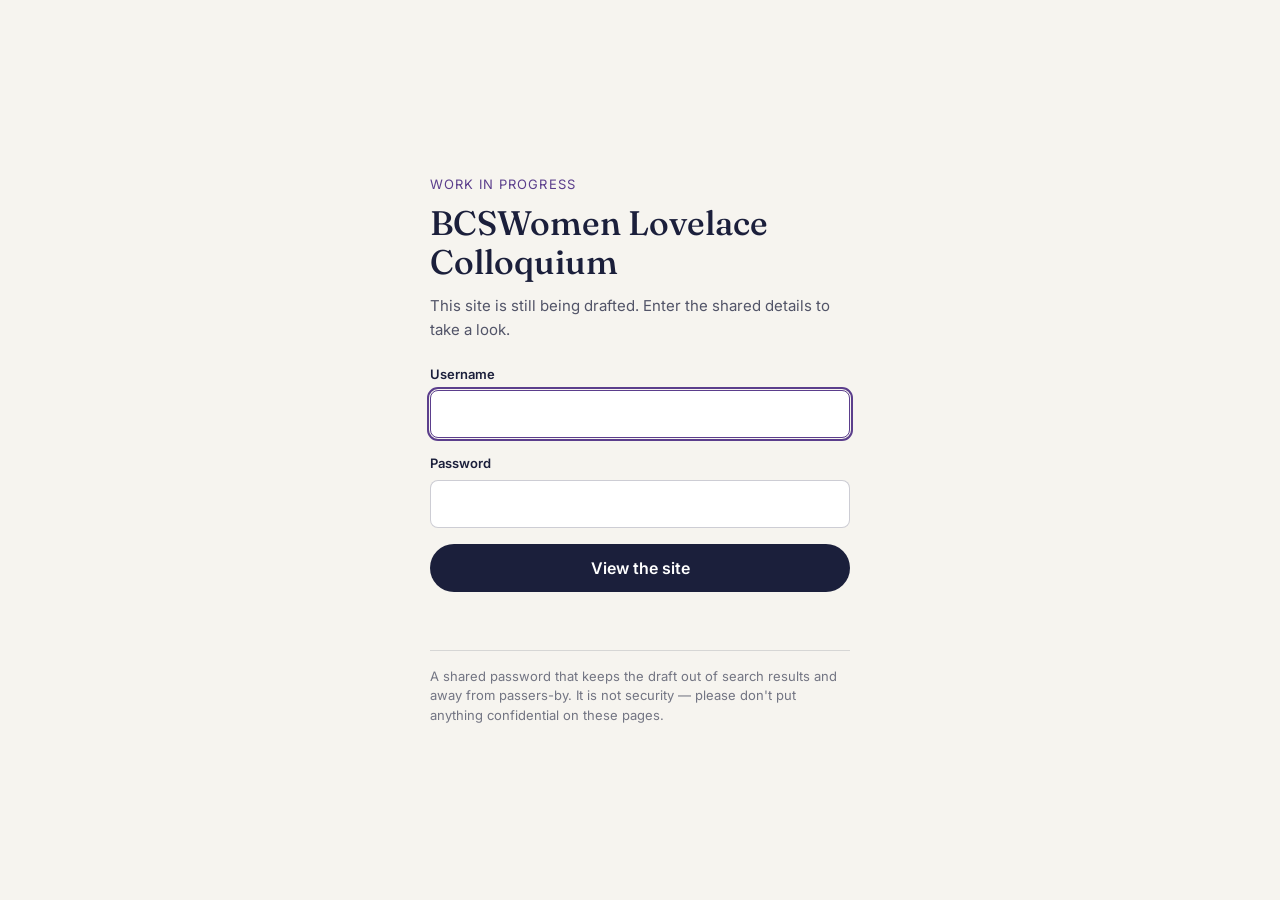
<file: index.html>
<!DOCTYPE html>
<html lang="en">
<head>
<meta charset="UTF-8">
<meta name="viewport" content="width=device-width, initial-scale=1.0">
<meta name="robots" content="noindex, nofollow">
<script src="assets/gate.js"></script>
<title>BCSWomen Lovelace Colloquium — homepage layout</title>
<style>
  @import url('https://fonts.googleapis.com/css2?family=Fraunces:opsz,wght@9..144,400;9..144,500;9..144,600&family=Inter:wght@400;500;600;700&display=swap');

  :root{
    --ink:#1B1F3B;
    --paper:#F6F4EF;
    --coral:#E4536D;
    --teal:#187F7A;
    --violet:#5B3E8C;
    --gold:#D69A2D;
    --line: rgba(27,31,59,0.14);
  }

  *{box-sizing:border-box;}
  html,body{margin:0;padding:0;}
  body{
    background:var(--paper);
    color:var(--ink);
    font-family:'Inter',system-ui,sans-serif;
    line-height:1.5;
  }
  h1,h2,h3{
    font-family:'Fraunces',Georgia,serif;
    font-weight:500;
    margin:0;
  }

  /* ---- masthead ---- */
  .masthead{
    max-width:min(94vw, 1200px);
    margin:0 auto;
    padding:32px 24px 18px;
    border-bottom:1px solid var(--line);
    display:flex;
    align-items:flex-end;
    justify-content:space-between;
    gap:24px;
  }
  .masthead-text{
    flex:1 1 auto;
    min-width:0;
  }
  /* ---- mascot + speech bubble: the bubble links to the GoFundMe, same
     as the announcement bar, but as a second, more playful prompt right
     where visitors are already looking (at Ada). Centred above the
     image rather than pinned to one side, so it stays clear of the
     viewport edge at any width without needing its own breakpoints. ---- */
  .masthead-mascot-wrap{
    position:relative;
    display:inline-block;
    flex-shrink:0;
    text-decoration:none;
  }
  .masthead-mascot{
    display:block;
    width:clamp(96px,12vw,150px);
    height:auto;
    image-rendering:pixelated;
    image-rendering:crisp-edges;
  }
  .speech-bubble{
    position:absolute;
    top:0;
    left:50%;
    transform:translate(-50%,-100%);
    margin-top:-6px;
    background:var(--paper);
    color:var(--ink);
    border:2px solid var(--ink);
    border-radius:14px;
    padding:5px 12px;
    font-family:'Fraunces',Georgia,serif;
    font-weight:500;
    font-size:clamp(10.5px,1.6vw,13px);
    white-space:nowrap;
    box-shadow:2px 2px 0 rgba(27,31,59,0.1);
    transition:background 0.15s;
  }
  .speech-bubble::after,
  .speech-bubble::before{
    content:"";
    position:absolute;
    left:50%;
    transform:translateX(-50%);
    width:0; height:0;
    border-left:7px solid transparent;
    border-right:7px solid transparent;
  }
  .speech-bubble::after{
    bottom:-8px;
    border-top:8px solid var(--ink);
  }
  .speech-bubble::before{
    bottom:-5.5px;
    border-left-width:5.5px;
    border-right-width:5.5px;
    border-top:6px solid var(--paper);
    z-index:1;
    transition:border-top-color 0.15s;
  }
  .masthead-mascot-wrap:hover .speech-bubble{background:var(--gold);}
  .masthead-mascot-wrap:hover .speech-bubble::before{border-top-color:var(--gold);}
  @media (max-width:640px){
    .masthead{
      flex-direction:column-reverse;
      align-items:flex-start;
      gap:12px;
    }
    .masthead-mascot{width:80px;}
    .speech-bubble{margin-top:2px;}
  }
  .masthead .eyebrow{
    font-family:'Fraunces',Georgia,serif;
    font-size:clamp(24px,3.6vw,36px);
    font-weight:500;
    letter-spacing:-0.01em;
    color:var(--ink);
    margin:0 0 6px;
  }
  .masthead h1{
    font-family:'Inter',system-ui,sans-serif;
    font-size:clamp(14.5px,1.7vw,17px);
    font-weight:400;
    letter-spacing:normal;
    max-width:none;
    line-height:1.4;
    color:#4A4E68;
  }
  .masthead .meta{
    margin-top:12px;
    font-size:12.5px;
    color:#5C5F78;
    display:flex;
    gap:16px;
    flex-wrap:wrap;
  }

  /* ---- countdown row: now a full-width row inside the .quadrants grid
     itself (grid-column:1/-1), same trick as the foundation strip below
     it — this guarantees pixel-perfect alignment with the tiles at every
     width, with no separate container math to keep in sync ---- */
  .countdown-row{
    grid-column:1 / -1;
    background:var(--ink);
    border-radius:4px;
    display:flex;
    justify-content:center;
    flex-wrap:wrap;
  }
  .countdown{
    display:flex;
    align-items:center;
    justify-content:center;
    flex:1 1 0;
    gap:clamp(10px,2vw,16px);
    padding:clamp(10px,2vw,14px) clamp(16px,3vw,28px);
    border-right:1px solid rgba(255,255,255,0.14);
  }
  .countdown:last-child{border-right:none;}
  .countdown-label{
    margin:0;
    font-size:clamp(11px,1.8vw,12.5px);
    color:var(--paper);
    opacity:0.75;
    max-width:16ch;
    line-height:1.25;
  }
  .countdown-clock{
    display:flex;
    gap:clamp(8px,1.8vw,14px);
  }
  .clock-unit{
    display:flex;
    flex-direction:row;
    align-items:baseline;
    gap:3px;
    min-width:0;
  }
  .clock-num{
    font-family:'Fraunces',Georgia,serif;
    font-variant-numeric:tabular-nums;
    font-size:clamp(16px,2.6vw,20px);
    color:var(--paper);
    line-height:1;
  }
  .clock-name{
    margin-top:0;
    font-size:clamp(9.5px,1.6vw,10.5px);
    color:var(--paper);
    opacity:0.6;
  }
  .countdown.is-past .countdown-clock{display:none;}
  .countdown.is-past .countdown-label::after{
    content:" — closed";
    opacity:0.75;
  }
  @media (max-width:600px){
    .countdown-row{flex-direction:column; align-items:stretch;}
    .countdown{border-right:none; border-bottom:1px solid rgba(255,255,255,0.14); justify-content:space-between;}
    .countdown:last-child{border-bottom:none;}
  }

  /* ---- quadrant grid ----
     .quadrants sets the column count per breakpoint; every .tile keeps
     aspect-ratio:1/1 so each one stays a true square whatever width
     that leaves it — two-up on tablet/desktop, full-width on phones. */
  .quadrants{
    max-width:min(94vw, 1200px);
    margin:0 auto;
    padding:36px 24px 8px;
    display:grid;
    grid-template-columns:1fr 1fr;
    align-items:start;
    gap:clamp(12px,2.5vw,24px);
  }
  /* small tablets / large phones in portrait: keep the 2x2 square block,
     just let it shrink with the viewport */
  @media (max-width:600px){
    .quadrants{
      grid-template-columns:1fr 1fr;
      padding:28px 16px 4px;
    }
  }
  /* two-column squares get too small to hold a heading + paragraph +
     links once the container drops much below ~640px, so stack to a
     single (roomy) column well before that point rather than letting
     the squares shrink past what the text can fit into */
  @media (max-width:640px){
    .quadrants{grid-template-columns:1fr;}
  }
  /* on a genuinely wide screen, use the extra room to show more content
     side by side (all four tiles in one row) instead of just stretching
     the 2x2 pair bigger. Same max-width function as above (still capped
     at 1200px, so it settles rather than maximising) — only the column
     count changes here, so there's no separate cap to jump to and no
     flat "stuck" range where the container stops growing but hasn't
     switched layout yet. */
  @media (min-width:1200px){
    .quadrants{grid-template-columns:repeat(4,1fr);}
  }

  .tile{
    position:relative;
    border-radius:4px;
    aspect-ratio:1/1;
    width:100%;
    padding:clamp(16px,4.5vw,32px) clamp(15px,4.2vw,30px) clamp(14px,3.5vw,26px);
    display:flex;
    flex-direction:column;
    color:var(--paper);
    overflow:hidden;
  }
  .tile .dotgrid{
    position:absolute;
    top:16px; right:16px;
    display:grid;
    grid-template-columns:repeat(4,5px);
    grid-auto-rows:5px;
    gap:5px;
    opacity:0.5;
  }
  .tile .dotgrid span{
    width:5px;height:5px;border-radius:50%;
    background:currentColor;
  }
  .tile .dotgrid span:nth-child(3),
  .tile .dotgrid span:nth-child(6),
  .tile .dotgrid span:nth-child(9),
  .tile .dotgrid span:nth-child(13){opacity:0;}
  @media (max-width:420px){
    .tile .dotgrid{display:none;}
  }

  .tile .kicker{
    font-size:clamp(11.5px,2.4vw,13.5px);
    opacity:0.85;
    margin-bottom:6px;
  }
  .tile h2{
    font-size:clamp(19px,3.6vw,27px);
    line-height:1.1;
    color:var(--paper);
  }
  /* each heading now links straight to that quadrant's own page — kept
     visually identical to a plain heading (no underline, same colour)
     with a subtle underline only on hover/focus so it still reads as
     clickable without looking like a normal inline link */
  .tile h2 a{
    color:inherit;
    text-decoration:none;
  }
  .tile h2 a:hover,
  .tile h2 a:focus-visible{
    text-decoration:underline;
    text-underline-offset:3px;
  }
  .tile p.body{
    font-size:clamp(12px,2.1vw,15px);
    line-height:1.35;
    margin:clamp(6px,1.8vw,14px) 0 clamp(8px,1.8vw,18px);
    max-width:40ch;
    opacity:0.94;
    flex:1 1 auto;
    display:-webkit-box;
    -webkit-box-orient:vertical;
    -webkit-line-clamp:4;
    overflow:hidden;
  }
  .tile .links{
    margin-top:auto;
    display:flex;
    flex-direction:column;
    gap:clamp(4px,1.4vw,8px);
    flex-shrink:0;
  }
  .tile .links a{
    color:var(--paper);
    text-decoration:none;
    font-size:clamp(11.5px,2vw,14px);
    line-height:1.25;
    font-weight:500;
    border-bottom:1px solid rgba(255,255,255,0.45);
    width:fit-content;
    padding-bottom:1px;
  }
  .tile .links a:hover{border-bottom-color:rgba(255,255,255,0.9);}

  /* ---- text toggle: sits after .links in the DOM (bottom of the
     card, per feedback) so it never interrupts the heading → text →
     links scan order. Only does anything once the grid is in its
     single-row, four-across layout (see the 1200px breakpoint on
     .quadrants) — at that width each tile is narrower, so the body
     paragraph starts hidden behind a "Read more" toggle instead of
     always being shown. At every narrower layout (2x2 or stacked)
     the toggle stays hidden and the paragraph just displays normally,
     exactly as before. */
  .tile-toggle{
    display:none;
    background:none;
    border:none;
    padding:0;
    margin:12px 0 0;
    font-family:'Inter',system-ui,sans-serif;
    font-size:clamp(11px,1.8vw,12.5px);
    font-weight:500;
    color:var(--paper);
    text-decoration:underline;
    text-underline-offset:2px;
    opacity:0.8;
    cursor:pointer;
    text-align:left;
    width:fit-content;
  }
  .tile-toggle:hover{opacity:1;}
  .tile.fundraiser .tile-toggle{color:var(--ink);}
  @media (min-width:1200px){
    .tile:not(.foundation) p.body{
      display:none;
    }
    .tile:not(.foundation) .tile-toggle{
      display:block;
    }
    .tile:not(.foundation).is-expanded p.body{
      display:block;
      -webkit-line-clamp:unset;
      -webkit-box-orient:unset;
      overflow:visible;
    }
    .tile:not(.foundation).is-expanded{
      aspect-ratio:auto;
      height:auto;
    }
  }

  .tile.students{background:var(--coral);}
  .tile.academics{background:var(--teal);}
  .tile.conference{background:var(--violet);}
  .tile.fundraiser{background:var(--gold);color:var(--ink);}
  .tile.fundraiser h2, .tile.fundraiser .links a{color:var(--ink);}
  .tile.fundraiser .links a{border-bottom-color:rgba(27,31,59,0.4);}
  .tile.fundraiser .links a:hover{border-bottom-color:rgba(27,31,59,0.85);}



  /* ---- foundation tile: slim full-width strip under the square grid ---- */
  .tile.foundation{
    grid-column:1 / -1;
    aspect-ratio:auto;
    background:var(--ink);
    flex-direction:row;
    align-items:center;
    gap:clamp(16px,3vw,28px);
    padding:clamp(14px,1.8vw,18px) clamp(20px,4vw,32px);
  }
  .foundation-head{
    display:flex;
    align-items:baseline;
    gap:10px;
    flex-shrink:0;
    white-space:nowrap;
  }
  .foundation-head .kicker{
    margin:0;
  }
  .tile.foundation h2{
    color:var(--paper);
    font-size:clamp(16px,1.8vw,19px);
  }
  .tile.foundation .body{
    flex:1 1 auto;
    margin:0;
    max-width:60ch;
    font-size:clamp(12px,1.5vw,13.5px);
    display:-webkit-box;
    -webkit-box-orient:vertical;
    -webkit-line-clamp:2;
    overflow:hidden;
  }
  .tile.foundation .links{
    flex-direction:row;
    flex-wrap:wrap;
    gap:16px;
    margin-top:0;
    flex-shrink:0;
  }
  @media (max-width:760px){
    .tile.foundation{
      flex-direction:column;
      align-items:flex-start;
      gap:8px;
      padding:16px 20px;
    }
    .tile.foundation .body{max-width:none;}
  }

  /* ---- sponsor banner: slim, edge-to-edge, auto-scrolling ---- */
  .sponsor-banner{
    width:100%;
    margin:52px 0 0;
    padding:16px 0 14px;
    border-top:1px solid var(--line);
    border-bottom:1px solid var(--line);
  }
  .sponsor-banner-label{
    max-width:980px;
    margin:0 auto 12px;
    padding:0 24px;
    text-align:center;
    font-size:12px;
    color:#5C5F78;
  }
  .sponsor-marquee{
    width:100%;
    overflow:hidden;
    -webkit-mask-image:linear-gradient(to right, transparent, black 6%, black 94%, transparent);
    mask-image:linear-gradient(to right, transparent, black 6%, black 94%, transparent);
  }
  .sponsor-track{
    display:flex;
    align-items:center;
    width:max-content;
    gap:clamp(24px,4vw,44px);
    animation:sponsor-scroll 24s linear infinite;
  }
  .sponsor-track:hover{animation-play-state:paused;}
  @keyframes sponsor-scroll{
    from{transform:translateX(0);}
    to{transform:translateX(-50%);}
  }
  .sponsor-slot{
    flex-shrink:0;
    width:112px;
    height:38px;
    border:1px dashed var(--line);
    border-radius:4px;
    display:flex;
    align-items:center;
    justify-content:center;
    background:#fff;
  }
  .sponsor-slot span{
    font-size:11px;
    color:#9A9DB3;
  }
  .sponsor-banner-cta{
    display:block;
    margin-top:12px;
    text-align:center;
    font-size:12.5px;
    color:var(--violet);
    text-decoration:none;
  }
  .sponsor-banner-cta:hover{text-decoration:underline;}
  @media (prefers-reduced-motion:reduce){
    .sponsor-track{animation:none;}
  }

  /* ---- footer strip ---- */
  .footer-strip{
    max-width:980px;
    margin:44px auto 64px;
    padding:0 24px;
    display:flex;
    justify-content:space-between;
    flex-wrap:wrap;
    gap:16px;
    font-size:13.5px;
    color:#5C5F78;
    border-top:1px solid var(--line);
    padding-top:20px;
  }
  .footer-strip a{color:var(--violet);}

  .notes h3{font-size:14px; margin-bottom:8px; font-family:'Inter',sans-serif; font-weight:600;}
  .notes ul{margin:0; padding-left:18px;}
  .notes li{margin-bottom:5px;}

  /* ---- fundraiser banner: a slim, high-contrast strip above the
     masthead — the site's single most prominent call to action, since
     it's the first thing on the page and the only thing outside the
     page's own colour system (gold/coral/teal/violet), which is what
     makes it read as urgent/different rather than another quadrant. ---- */
  .fundraiser-banner{
    background:var(--gold);
    color:var(--ink);
  }
  .fundraiser-banner-inner{
    max-width:min(94vw, 1200px);
    margin:0 auto;
    padding:12px 24px;
    display:flex;
    align-items:center;
    justify-content:center;
    gap:14px;
    flex-wrap:wrap;
    text-align:center;
  }
  .fundraiser-banner p{
    margin:0;
    font-size:13.5px;
    font-weight:500;
  }
  .fundraiser-banner strong{font-weight:700;}
  .fundraiser-banner a.donate-link{
    display:inline-flex;
    align-items:center;
    gap:6px;
    background:var(--ink);
    color:var(--paper);
    padding:7px 16px;
    border-radius:100px;
    font-size:13px;
    font-weight:600;
    text-decoration:none;
    flex-shrink:0;
  }
  .fundraiser-banner a.donate-link:hover{background:#2C2F4A;}
</style>
</head>
<body>

  <div class="fundraiser-banner">
    <div class="fundraiser-banner-inner">
      <p>🎉 <strong>Lovelace Forward: Help the Next Generation</strong> — support our GoFundMe for BCS Communities by BCSWomen Lovelace.</p>
      <a class="donate-link" href="https://www.gofundme.com/f/lovelace-forward-help-the-next-generation" target="_blank" rel="noopener">Donate on GoFundMe ↗</a>
    </div>
  </div>

  <header class="masthead">
    <div class="masthead-text">
      <p class="eyebrow">BCSWomen Lovelace Colloquium</p>
      <h1>A free one-day conference for undergraduate and MSc women &amp; non-binary students in computing — talks from women in the field, a poster contest, and a chance to network with students from across the UK.</h1>
      <div class="meta">
        <span>Next event: 8 April 2027, Birmingham</span>
        <span>Founded 2008 by Dr Hannah Dee</span>
      </div>
    </div>
    <a class="masthead-mascot-wrap" href="https://www.gofundme.com/f/lovelace-forward-help-the-next-generation" target="_blank" rel="noopener" aria-label="Support Lovelace Forward on GoFundMe">
      <span class="speech-bubble">Go fund me!</span>
      <img class="masthead-mascot" src="assets/ada-lovelace.png" alt="8-bit pixel art portrait of Ada Lovelace, designed by Alex Stanhope for BCSWomen Lovelace Colloquium" width="180" height="207" loading="lazy">
    </a>
  </header>

  <section class="quadrants">

    <div class="countdown-row" aria-label="Key dates">
      <div class="countdown" data-target="2027-02-07T23:59:00">
        <p class="countdown-label">Poster abstract deadline · 7 Feb 2027</p>
        <div class="countdown-clock">
          <div class="clock-unit"><span class="clock-num" data-unit="days">–</span><span class="clock-name">days</span></div>
          <div class="clock-unit"><span class="clock-num" data-unit="hours">–</span><span class="clock-name">hrs</span></div>
          <div class="clock-unit"><span class="clock-num" data-unit="minutes">–</span><span class="clock-name">min</span></div>
          <div class="clock-unit"><span class="clock-num" data-unit="seconds">–</span><span class="clock-name">sec</span></div>
        </div>
      </div>
      <div class="countdown" data-target="2027-04-08T09:00:00">
        <p class="countdown-label">Colloquium 2027 · 8 Apr, Birmingham</p>
        <div class="countdown-clock">
          <div class="clock-unit"><span class="clock-num" data-unit="days">–</span><span class="clock-name">days</span></div>
          <div class="clock-unit"><span class="clock-num" data-unit="hours">–</span><span class="clock-name">hrs</span></div>
          <div class="clock-unit"><span class="clock-num" data-unit="minutes">–</span><span class="clock-name">min</span></div>
          <div class="clock-unit"><span class="clock-num" data-unit="seconds">–</span><span class="clock-name">sec</span></div>
        </div>
      </div>
    </div>

    <div class="tile conference">
      <div class="dotgrid" aria-hidden="true">
        <span></span><span></span><span></span><span></span>
        <span></span><span></span><span></span><span></span>
        <span></span><span></span><span></span><span></span>
      </div>
      <p class="kicker">This year's event</p>
      <h2><a href="2027/">Colloquium 2027</a></h2>
      <p class="body">Lovelace 2027 will be hosted in Birmingham. Registration, the call for poster abstracts, and the full programme will appear here as the day gets closer.</p>
      <div class="links">
        <a href="2027/">Colloquium 2027: Birmingham</a>
        <a href="https://bcswomenlovelace.bcs.org/?page_id=36">Previous conferences</a>
      </div>
      <button class="tile-toggle" type="button" aria-expanded="false">Read more</button>
    </div>

    <div class="tile students">
      <div class="dotgrid" aria-hidden="true">
        <span></span><span></span><span></span><span></span>
        <span></span><span></span><span></span><span></span>
        <span></span><span></span><span></span><span></span>
      </div>
      <p class="kicker">For students</p>
      <h2><a href="students/">Students</a></h2>
      <p class="body">Free to attend, with travel and accommodation covered for everyone whose poster abstract is accepted. Come and share your work, hear talks from women in academia and industry, and meet students from across the UK.</p>
      <div class="links">
        <a href="students/">Submit a poster abstract</a>
        <a href="https://bcswomenlovelace.bcs.org/?page_id=10">Read student testimonials</a>
        <a href="https://bcswomenlovelace.bcs.org/?page_id=99">FAQs</a>
      </div>
      <button class="tile-toggle" type="button" aria-expanded="false">Read more</button>
    </div>

    <div class="tile academics">
      <div class="dotgrid" aria-hidden="true">
        <span></span><span></span><span></span><span></span>
        <span></span><span></span><span></span><span></span>
        <span></span><span></span><span></span><span></span>
      </div>
      <p class="kicker">For lecturers &amp; departments</p>
      <h2><a href="academics/">Academics</a></h2>
      <p class="body">Encourage your students to submit a poster, put your department forward to host a future Colloquium, or become a University partner pledging to cover your own students' travel.</p>
      <div class="links">
        <a href="academics/">Speak or volunteer at the event</a>
        <a href="https://bcswomenlovelace.bcs.org/?page_id=494">University partnerships &amp; supporter status</a>
        <a href="https://groups.google.com/group/bcswomen-lovelace-publicity?hl=en">Subscribe to the publicity list</a>
      </div>
      <button class="tile-toggle" type="button" aria-expanded="false">Read more</button>
    </div>

    <div class="tile fundraiser">
      <div class="dotgrid" aria-hidden="true">
        <span></span><span></span><span></span><span></span>
        <span></span><span></span><span></span><span></span>
        <span></span><span></span><span></span><span></span>
      </div>
      <p class="kicker">For companies &amp; donors</p>
      <h2><a href="sponsor/">Sponsor &amp; support</a></h2>
      <p class="body">Sponsorship is what keeps the day free and lets us cover student travel, accommodation and poster prizes. Sponsor tiers cover the headline slot, lunch, prizes and socials.</p>
      <div class="links">
        <a href="sponsor/">Sponsorship packages</a>
        <a href="https://www.gofundme.com/f/lovelace-forward-help-the-next-generation" target="_blank" rel="noopener">Make a donation ↗</a>
        <a href="mailto:lovelacecolloquium@bcs.co.uk">Contact the leadership team</a>
      </div>
      <button class="tile-toggle" type="button" aria-expanded="false">Read more</button>
    </div>

    <div class="tile foundation">
      <div class="foundation-head">
        <p class="kicker">Since 2008</p>
        <h2>About Lovelace</h2>
      </div>
      <p class="body">Named after Ada Lovelace, this free one-day conference for women and non-binary computing students has moved around the UK every year since 2008.</p>
      <div class="links">
        <a href="./">Full history &amp; aims</a>
        <a href="https://bcswomenlovelace.bcs.org/?page_id=8">Code of Conduct</a>
        <a href="https://bcswomenlovelace.bcs.org/?page_id=36">Previous conferences</a>
      </div>
    </div>

  </section>

  <section class="sponsor-banner" aria-label="Sponsors">
    <p class="sponsor-banner-label">Lovelace 2027 is made possible by</p>
    <div class="sponsor-marquee">
      <div class="sponsor-track">
        <div class="sponsor-slot"><span>Add logo</span></div>
        <div class="sponsor-slot"><span>Add logo</span></div>
        <div class="sponsor-slot"><span>Add logo</span></div>
        <div class="sponsor-slot"><span>Add logo</span></div>
        <div class="sponsor-slot"><span>Add logo</span></div>
        <div class="sponsor-slot"><span>Add logo</span></div>
        <!-- duplicate set — keeps the loop seamless, don't remove -->
        <div class="sponsor-slot" aria-hidden="true"><span>Add logo</span></div>
        <div class="sponsor-slot" aria-hidden="true"><span>Add logo</span></div>
        <div class="sponsor-slot" aria-hidden="true"><span>Add logo</span></div>
        <div class="sponsor-slot" aria-hidden="true"><span>Add logo</span></div>
        <div class="sponsor-slot" aria-hidden="true"><span>Add logo</span></div>
        <div class="sponsor-slot" aria-hidden="true"><span>Add logo</span></div>
      </div>
    </div>
    <a class="sponsor-banner-cta" href="sponsor/">Become a sponsor →</a>
  </section>


  <footer class="footer-strip">
    <span>Copyright © 2027 BCSWomen Lovelace Colloquium</span>
    <span><a href="https://bcswomenlovelace.bcs.org/?page_id=8">Code of Conduct</a> · <a href="https://bcswomenlovelace.bcs.org/?page_id=621">Pixel mascots</a></span>
  </footer>

  <script>
    function updateCountdowns(){
      document.querySelectorAll('.countdown').forEach(function(el){
        var target = new Date(el.dataset.target).getTime();
        var now = Date.now();
        var diff = target - now;

        if(diff <= 0){
          el.classList.add('is-past');
          return;
        }

        var days = Math.floor(diff / 86400000);
        var hours = Math.floor((diff % 86400000) / 3600000);
        var minutes = Math.floor((diff % 3600000) / 60000);
        var seconds = Math.floor((diff % 60000) / 1000);

        el.querySelector('[data-unit="days"]').textContent = days;
        el.querySelector('[data-unit="hours"]').textContent = String(hours).padStart(2,'0');
        el.querySelector('[data-unit="minutes"]').textContent = String(minutes).padStart(2,'0');
        el.querySelector('[data-unit="seconds"]').textContent = String(seconds).padStart(2,'0');
      });
    }
    updateCountdowns();
    setInterval(updateCountdowns, 1000);

    // Tile text toggle — only visibly does anything once the grid is in
    // its single-row (four-across) layout at 1200px+; harmless at every
    // narrower width since the button stays hidden there via CSS.
    document.querySelectorAll('.tile-toggle').forEach(function(btn){
      btn.addEventListener('click', function(){
        var tile = btn.closest('.tile');
        var expanded = tile.classList.toggle('is-expanded');
        btn.setAttribute('aria-expanded', expanded);
        btn.textContent = expanded ? 'Show less' : 'Read more';
      });
    });
  </script>

</body>
</html>
</file>
<file: assets/site.css>
/* =========================================================================
   BCSWomen Lovelace Colloquium — shared stylesheet for the standalone
   subpages (2027 / students / academics / sponsor).

   The homepage (index.html) keeps its own inline <style> block exactly as
   already approved — this file is not loaded there, so nothing about the
   homepage changes by this file existing. It exists so the four subpages
   share one design system instead of each repeating ~300 lines of CSS,
   and so a future edit to a shared component (nav, footer, cta chips)
   only has to happen once. In WordPress this maps directly onto
   Appearance → Customize → Additional CSS, with each page's own content
   pasted in as a Custom HTML block — the split the homepage's own notes
   already recommended.
   ========================================================================= */

@import url('https://fonts.googleapis.com/css2?family=Fraunces:opsz,wght@9..144,400;9..144,500;9..144,600&family=Inter:wght@400;500;600;700&display=swap');

:root{
  --ink:#1B1F3B;
  --paper:#F6F4EF;
  --coral:#E4536D;
  --teal:#187F7A;
  --violet:#5B3E8C;
  --gold:#D69A2D;
  --line: rgba(27,31,59,0.14);
}

*{box-sizing:border-box;}
html,body{margin:0;padding:0;}
body{
  background:var(--paper);
  color:var(--ink);
  font-family:'Inter',system-ui,sans-serif;
  line-height:1.5;
}
h1,h2,h3{
  font-family:'Fraunces',Georgia,serif;
  font-weight:500;
  margin:0;
}
a{color:inherit;}
img{max-width:100%;}

/* ---- site nav: slim bar shared by every subpage — wordmark links home,
   the other three destinations sit on the right so a visitor who lands
   directly on, say, /sponsor/ can still get anywhere else on the site
   without going back through the homepage first. ---- */
.site-nav{
  max-width:min(94vw, 1200px);
  margin:0 auto;
  padding:20px 24px;
  display:flex;
  align-items:center;
  justify-content:space-between;
  gap:16px;
  flex-wrap:wrap;
  border-bottom:1px solid var(--line);
}
.site-nav .wordmark{
  font-family:'Fraunces',Georgia,serif;
  font-size:18px;
  font-weight:500;
  color:var(--ink);
  text-decoration:none;
}
.site-nav .wordmark span{opacity:0.55; font-family:'Inter',sans-serif; font-size:12.5px; font-weight:500; margin-left:8px;}
.site-nav ul{
  list-style:none;
  display:flex;
  gap:20px;
  margin:0;
  padding:0;
  flex-wrap:wrap;
}
.site-nav a{
  font-size:13.5px;
  font-weight:500;
  text-decoration:none;
  color:#4A4E68;
  border-bottom:2px solid transparent;
  padding-bottom:3px;
}
.site-nav a:hover{color:var(--ink);}
.site-nav a[aria-current="page"]{color:var(--ink); border-bottom-color:currentColor;}

/* ---- hero band: one per page, coloured to match that page's tile on
   the homepage, so the click from card → page feels continuous rather
   than landing somewhere visually unrelated. ---- */
.hero{
  padding:clamp(22px,3.5vw,32px) 24px clamp(18px,3vw,26px);
  color:var(--paper);
}
.hero-inner{
  max-width:min(94vw, 900px);
  margin:0 auto;
}
.hero .kicker{
  font-size:12.5px;
  opacity:0.85;
  margin:0 0 5px;
}
.hero h1{
  font-size:clamp(21px,3.2vw,30px);
  line-height:1.12;
  letter-spacing:-0.01em;
  max-width:24ch;
}
.hero .intro{
  font-size:clamp(13px,1.5vw,15px);
  line-height:1.45;
  max-width:58ch;
  margin:8px 0 0;
  opacity:0.96;
}
.hero-coral{background:var(--coral);}
.hero-violet{background:var(--violet);}
.hero-teal{background:var(--teal);}
.hero-gold{background:var(--gold); color:var(--ink);}

/* ---- countdown row (reused from the homepage, unchanged) — only the
   2027 page currently uses this, sitting inside its hero. ---- */
.countdown-row{
  margin-top:14px;
  background:rgba(0,0,0,0.16);
  border-radius:4px;
  display:flex;
  flex-wrap:wrap;
}
.countdown{
  display:flex;
  align-items:center;
  justify-content:center;
  flex:1 1 0;
  gap:clamp(10px,2vw,16px);
  padding:clamp(10px,2vw,14px) clamp(16px,3vw,28px);
  border-right:1px solid rgba(255,255,255,0.18);
}
.countdown:last-child{border-right:none;}
.countdown-label{
  margin:0;
  font-size:clamp(11px,1.8vw,12.5px);
  opacity:0.8;
  max-width:16ch;
  line-height:1.25;
}
.countdown-clock{display:flex; gap:clamp(8px,1.8vw,14px);}
.clock-unit{display:flex; align-items:baseline; gap:3px; min-width:0;}
.clock-num{
  font-family:'Fraunces',Georgia,serif;
  font-variant-numeric:tabular-nums;
  font-size:clamp(16px,2.6vw,20px);
  line-height:1;
}
.clock-name{font-size:clamp(9.5px,1.6vw,10.5px); opacity:0.7;}
.countdown.is-past .countdown-clock{display:none;}
.countdown.is-past .countdown-label::after{content:" — closed"; opacity:0.8;}
@media (max-width:600px){
  .countdown-row{flex-direction:column;}
  .countdown{border-right:none; border-bottom:1px solid rgba(255,255,255,0.18); justify-content:space-between;}
  .countdown:last-child{border-bottom:none;}
}

/* ---- prose: the actual page content, centred to a comfortable reading
   width regardless of how wide the browser gets. ---- */
main.prose{
  max-width:min(94vw, 760px);
  margin:0 auto;
  padding:clamp(36px,6vw,56px) 24px 8px;
}
main.prose h2{
  font-size:clamp(21px,3vw,26px);
  margin:2.4em 0 0.6em;
}
main.prose h2:first-child{margin-top:0;}
main.prose h3{
  font-family:'Inter',system-ui,sans-serif;
  font-size:15px;
  font-weight:600;
  margin:1.6em 0 0.5em;
}
main.prose p{margin:0 0 1em; color:#2C2F4A;}
main.prose ul, main.prose ol{margin:0 0 1.2em; padding-left:1.3em; color:#2C2F4A;}
main.prose li{margin-bottom:0.5em;}
main.prose a{color:var(--violet); text-decoration:underline; text-underline-offset:2px;}
main.prose a:hover{color:var(--ink);}
main.prose strong{font-weight:600;}

/* ---- fact card: a bordered box for compact "key facts" info — dates,
   eligibility, etc — that doesn't want to be prose paragraphs. ---- */
.fact-card{
  border:1px solid var(--line);
  border-radius:4px;
  padding:20px 22px;
  margin:0 0 1.6em;
  background:#fff;
}
.fact-card h3{margin-top:0 !important;}
.fact-card dl{display:grid; grid-template-columns:auto 1fr; gap:6px 16px; margin:0; font-size:14px;}
.fact-card dt{font-weight:600; color:var(--ink); white-space:nowrap;}
.fact-card dd{margin:0; color:#3B3F5C;}

/* ---- cta chips: small pill links used for "where to go next" rows,
   the same visual language as the homepage tiles' underlined links but
   styled as standalone buttons since they're not sitting on a colour
   background here. ---- */
.cta-row{
  display:flex;
  flex-wrap:wrap;
  gap:10px;
  margin:1.6em 0 2.4em;
}
.cta-chip{
  display:inline-flex;
  align-items:center;
  gap:6px;
  padding:9px 16px;
  border-radius:100px;
  background:var(--ink);
  color:var(--paper) !important;
  font-size:13.5px;
  font-weight:500;
  text-decoration:none !important;
  border:1px solid var(--ink);
}
.cta-chip:hover{background:#2C2F4A;}
.cta-chip.outline{
  background:transparent;
  color:var(--ink) !important;
  border-color:var(--line);
}
.cta-chip.outline:hover{border-color:var(--ink);}
.cta-chip.is-disabled{
  background:transparent;
  color:#8A8D9E !important;
  border-color:var(--line);
  cursor:default;
}
.cta-chip.is-disabled:hover{background:transparent;}

/* ---- sponsor / partner name list — plain wrapped chips used on the
   sponsor and academics pages to list universities/companies without
   needing real logo assets yet. ---- */
.name-list{
  display:flex;
  flex-wrap:wrap;
  gap:8px;
  margin:0 0 1.6em;
  padding:0;
  list-style:none;
}
.name-list li{
  margin:0;
  padding:6px 12px;
  border:1px solid var(--line);
  border-radius:100px;
  font-size:13px;
  color:#3B3F5C;
  background:#fff;
}

/* ---- fundraiser callout: a prominent boxed banner for the live GoFundMe,
   used on the sponsor page above the fold so it reads as a real, active
   way to give right now rather than competing with the "coming soon"
   official donation chip. ---- */
.fundraiser-callout{
  display:flex;
  align-items:center;
  justify-content:space-between;
  gap:20px;
  flex-wrap:wrap;
  background:var(--gold);
  color:var(--ink);
  border-radius:8px;
  padding:22px 26px;
  margin:0 0 2.2em;
}
.fundraiser-kicker{
  margin:0 0 2px;
  font-size:12.5px;
  font-weight:600;
  text-transform:uppercase;
  letter-spacing:0.04em;
  opacity:0.75;
}
.fundraiser-callout-text h2{
  margin:0 0 6px !important;
  font-size:clamp(19px,2.6vw,23px) !important;
}
.fundraiser-callout-text p{
  margin:0;
  color:var(--ink);
  font-size:14px;
  max-width:52ch;
}
.fundraiser-callout-cta{
  display:inline-flex;
  align-items:center;
  gap:6px;
  flex-shrink:0;
  background:var(--ink);
  color:var(--paper) !important;
  padding:11px 22px;
  border-radius:100px;
  font-size:14px;
  font-weight:600;
  text-decoration:none !important;
  white-space:nowrap;
}
.fundraiser-callout-cta:hover{background:#2C2F4A;}
@media (max-width:480px){
  .fundraiser-callout{padding:18px 20px;}
  .fundraiser-callout-cta{width:100%; justify-content:center;}
}

/* ---- footer strip (matches the homepage's footer-strip exactly) ---- */
.footer-strip{
  max-width:min(94vw, 900px);
  margin:44px auto 64px;
  padding:20px 24px 0;
  display:flex;
  justify-content:space-between;
  flex-wrap:wrap;
  gap:16px;
  font-size:13.5px;
  color:#5C5F78;
  border-top:1px solid var(--line);
}
.footer-strip a{color:var(--violet);}
</file>
